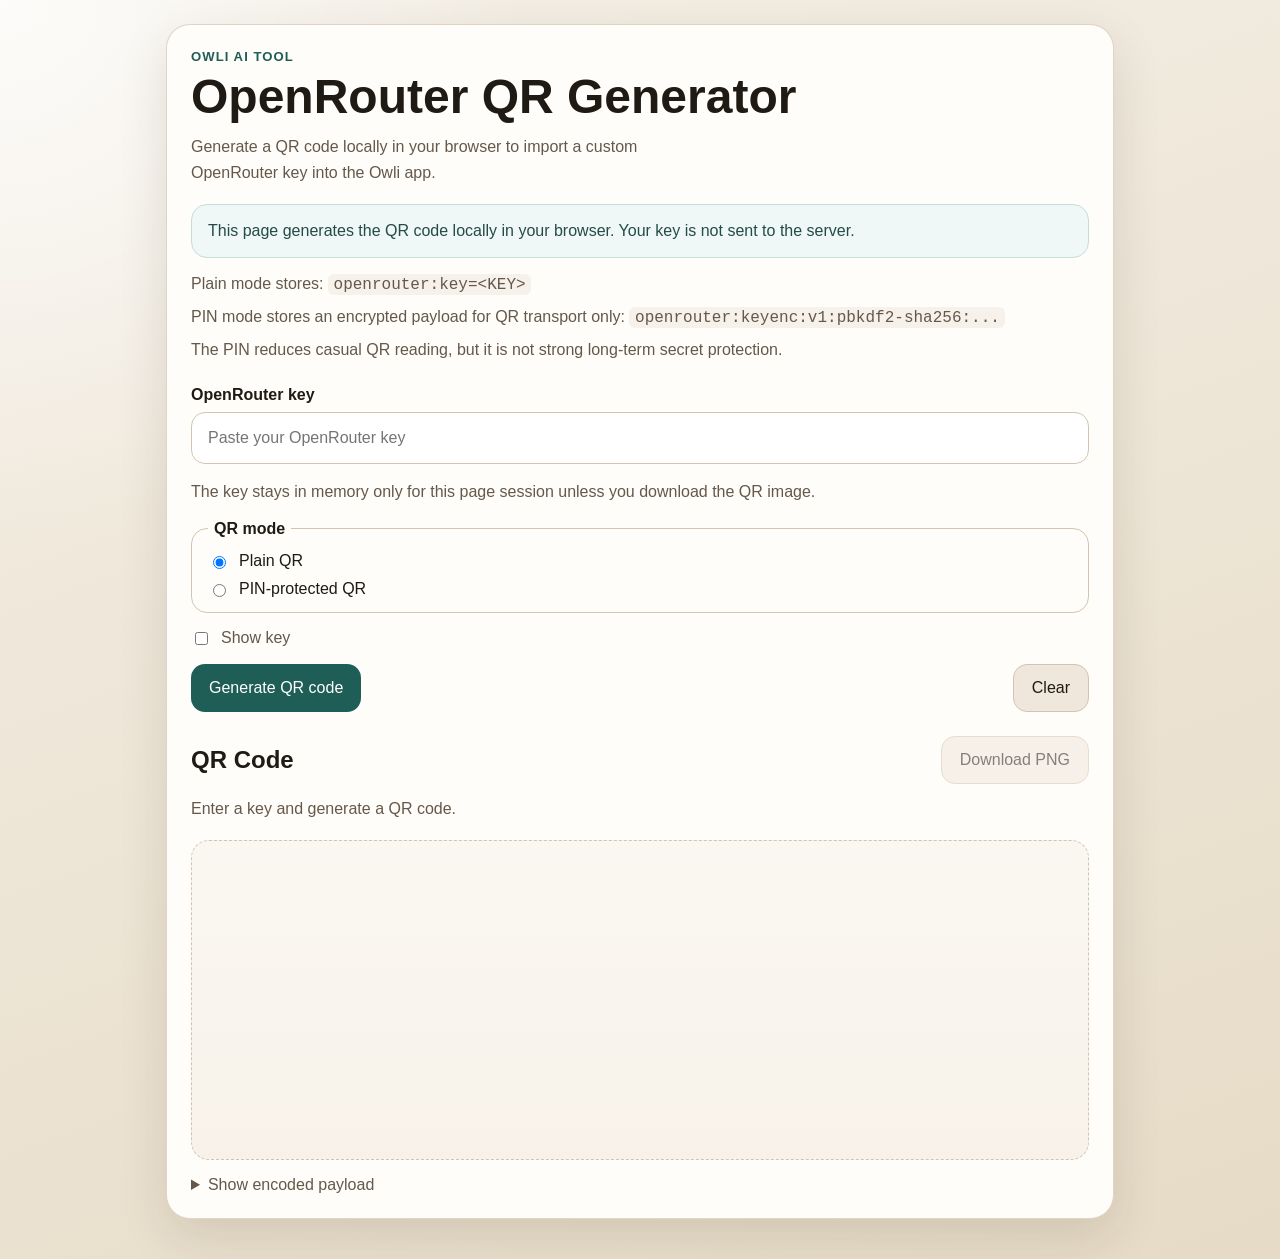
<file: tools/QR-Gen/index.html>
<!DOCTYPE html>
<html lang="en">
<head>
  <meta charset="UTF-8">
  <meta name="viewport" content="width=device-width, initial-scale=1.0">
  <title>Owli OpenRouter QR Generator</title>
  <link rel="stylesheet" href="styles.css">
</head>
<body>
  <main class="page">
    <section class="card">
      <p class="eyebrow">Owli AI Tool</p>
      <h1>OpenRouter QR Generator</h1>
      <p class="lead">
        Generate a QR code locally in your browser to import a custom OpenRouter key into the Owli app.
      </p>

      <div class="notice" role="status" aria-live="polite">
        This page generates the QR code locally in your browser. Your key is not sent to the server.
      </div>

      <div class="meta">
        <p>Plain mode stores: <code>openrouter:key=&lt;KEY&gt;</code></p>
        <p>PIN mode stores an encrypted payload for QR transport only: <code>openrouter:keyenc:v1:pbkdf2-sha256:...</code></p>
        <p>The PIN reduces casual QR reading, but it is not strong long-term secret protection.</p>
      </div>

      <form id="qr-form" class="form">
        <label class="field">
          <span>OpenRouter key</span>
          <input
            id="key-input"
            name="openrouter-key"
            type="password"
            autocomplete="off"
            autocapitalize="off"
            autocorrect="off"
            spellcheck="false"
            placeholder="Paste your OpenRouter key"
            aria-describedby="key-help"
          >
        </label>

        <p id="key-help" class="helper">
          The key stays in memory only for this page session unless you download the QR image.
        </p>

        <fieldset class="mode-group">
          <legend>QR mode</legend>
          <label class="choice">
            <input id="mode-plain" type="radio" name="qr-mode" value="plain" checked>
            <span>Plain QR</span>
          </label>
          <label class="choice">
            <input id="mode-pin" type="radio" name="qr-mode" value="pin">
            <span>PIN-protected QR</span>
          </label>
        </fieldset>

        <label id="pin-field" class="field pin-field is-hidden">
          <span>4-digit PIN</span>
          <input
            id="pin-input"
            name="pin"
            type="password"
            inputmode="numeric"
            pattern="[0-9]*"
            autocomplete="off"
            placeholder="Leave blank to use 1597"
            aria-describedby="pin-help"
          >
        </label>

        <p id="pin-help" class="helper pin-helper is-hidden">
          If left blank, the default PIN is <code>1597</code>. If you enter a PIN, it must be exactly 4 digits.
        </p>

        <div class="inline-actions">
          <label class="toggle">
            <input id="show-key" type="checkbox">
            <span>Show key</span>
          </label>
          <label id="show-pin-wrap" class="toggle is-hidden">
            <input id="show-pin" type="checkbox">
            <span>Show PIN</span>
          </label>
        </div>

        <div class="primary-actions">
          <button id="generate-button" type="submit">Generate QR code</button>
          <button id="reset-button" type="button" class="secondary">Clear</button>
        </div>
      </form>

      <section class="result" aria-labelledby="result-title">
        <div class="result-header">
          <h2 id="result-title">QR Code</h2>
          <button id="download-button" type="button" class="secondary" disabled>Download PNG</button>
        </div>

        <div id="message" class="message" role="status" aria-live="polite">
          Enter a key and generate a QR code.
        </div>

        <div id="qr-output" class="qr-output" aria-label="Generated OpenRouter QR code"></div>

        <details class="payload-details">
          <summary>Show encoded payload</summary>
          <code id="payload-preview">openrouter:key=</code>
        </details>
      </section>
    </section>
  </main>

  <script src="qrcode.min.js"></script>
  <script src="app.js"></script>
</body>
</html>
</file>
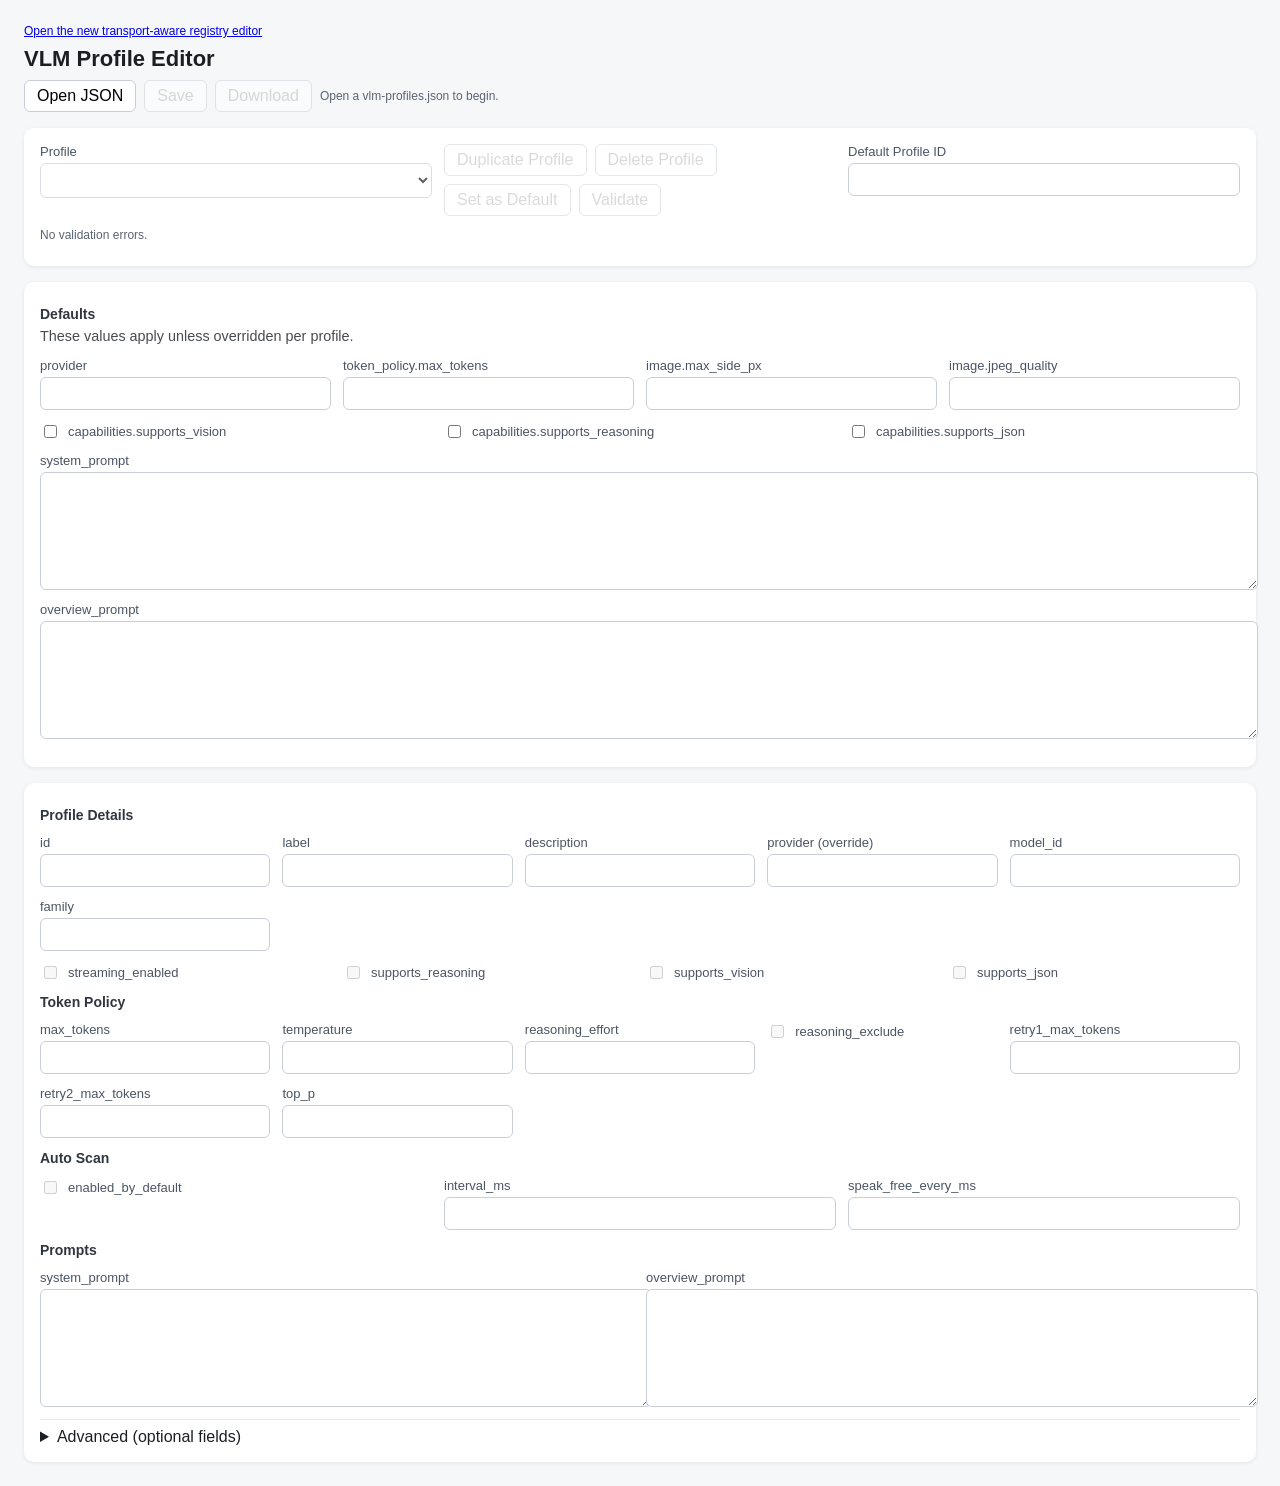
<file: tools/vlm-profile-editor/index.html>
<!doctype html>
<html lang="en">
  <head>
    <meta charset="utf-8">
    <meta name="viewport" content="width=device-width, initial-scale=1">
    <title>VLM Profile Editor</title>
    <style>
      :root {
        color-scheme: light;
      }
      body {
        margin: 0;
        padding: 24px;
        font-family: "Segoe UI", Tahoma, sans-serif;
        background: #f6f7f9;
        color: #1b1f24;
      }
      header {
        display: flex;
        flex-direction: column;
        gap: 8px;
        margin-bottom: 16px;
      }
      h1 {
        font-size: 22px;
        margin: 0;
      }
      .toolbar {
        display: flex;
        flex-wrap: wrap;
        gap: 8px;
        align-items: center;
      }
      .actions {
        display: flex;
        flex-wrap: wrap;
        gap: 8px;
        align-items: center;
      }
      button, select, input, textarea {
        font: inherit;
      }
      button {
        padding: 6px 12px;
        border-radius: 6px;
        border: 1px solid #c9ced6;
        background: #ffffff;
        cursor: pointer;
      }
      button:disabled {
        opacity: 0.5;
        cursor: not-allowed;
      }
      main {
        display: grid;
        grid-template-columns: 1fr;
        gap: 16px;
      }
      .card {
        background: #ffffff;
        border-radius: 10px;
        padding: 16px;
        box-shadow: 0 1px 4px rgba(10, 10, 10, 0.08);
      }
      .row {
        display: grid;
        grid-template-columns: repeat(auto-fit, minmax(220px, 1fr));
        gap: 12px;
        margin-bottom: 12px;
      }
      label {
        display: flex;
        flex-direction: column;
        gap: 4px;
        font-size: 13px;
        color: #4b5563;
      }
      input[type="text"], input[type="number"], textarea, select {
        padding: 8px;
        border-radius: 6px;
        border: 1px solid #c9ced6;
        background: #ffffff;
        color: #1b1f24;
      }
      textarea {
        min-height: 100px;
        resize: vertical;
      }
      .status {
        font-size: 12px;
        color: #5b6472;
      }
      .status.ok {
        color: #15803d;
      }
      .status.error {
        color: #b91c1c;
      }
      fieldset {
        border: none;
        padding: 0;
        margin: 0;
      }
      .section-title {
        font-size: 14px;
        margin: 8px 0 12px;
        color: #2f3640;
      }
      .toggle {
        flex-direction: row;
        align-items: center;
        gap: 8px;
      }
      .error-list {
        margin: 8px 0 0;
        padding-left: 18px;
        color: #b91c1c;
        font-size: 13px;
      }
      details {
        border-top: 1px solid #e2e8f0;
        padding-top: 8px;
      }
    
      .muted { opacity: 0.8; font-size: 0.9rem; margin-top: -6px; }
      label.full { flex: 1 1 100%; }
      textarea { width: 100%; }

    </style>
  </head>
  <body>
    <header>
      <div class="status"><a href="./registry.html">Open the new transport-aware registry editor</a></div>
      <h1>VLM Profile Editor</h1>
      <div class="toolbar">
        <button id="openButton" type="button">Open JSON</button>
        <button id="saveButton" type="button" disabled>Save</button>
        <button id="downloadButton" type="button" disabled>Download</button>
        <span class="status" id="fileStatus">No file loaded</span>
      </div>
    </header>
    <main>
      <section class="card">
        <div class="row">
          <label>
            Profile
            <select id="profileSelect" disabled></select>
          </label>
          <div class="actions">
            <button id="duplicateButton" type="button" disabled>Duplicate Profile</button>
            <button id="deleteButton" type="button" disabled>Delete Profile</button>
            <button id="setDefaultButton" type="button" disabled>Set as Default</button>
            <button id="validateButton" type="button" disabled>Validate</button>
          </div>
          <label>
            Default Profile ID
            <input id="defaultProfileId" type="text" disabled>
          </label>
</div>
        <div class="status" id="validationSummary"></div>
        <ul class="error-list" id="validationErrors">
      </ul>
      </section>

      <section class="card">
        <h2 class="section-title">Defaults</h2>
        <p class="muted">These values apply unless overridden per profile.</p>
        <div class="row">
          <label>
            provider
            <input id="defaultProvider" type="text">
          </label>
          <label>
            token_policy.max_tokens
            <input id="defaultMaxTokens" type="number">
          </label>
          <label>
            image.max_side_px
            <input id="defaultImageMaxSidePx" type="number">
          </label>
          <label>
            image.jpeg_quality
            <input id="defaultImageJpegQuality" type="number" step="1">
          </label>
        </div>
        <div class="row">
          <label class="toggle">
            <input id="defaultSupportsVision" type="checkbox">
            capabilities.supports_vision
          </label>
          <label class="toggle">
            <input id="defaultSupportsReasoning" type="checkbox">
            capabilities.supports_reasoning
          </label>
          <label class="toggle">
            <input id="defaultSupportsJson" type="checkbox">
            capabilities.supports_json
          </label>
        </div>
        <div class="row">
          <label class="full">
            system_prompt
            <textarea id="defaultSystemPrompt" rows="6"></textarea>
          </label>
        </div>
        <div class="row">
          <label class="full">
            overview_prompt
            <textarea id="defaultOverviewPrompt" rows="4"></textarea>
          </label>
        </div>
      </section>

      <section class="card">
        <h2 class="section-title">Profile Details</h2>
        <fieldset id="profileFields" disabled>
          <div class="row">
            <label>
              id
              <input id="fieldId" type="text">
            </label>
            <label>
              label
              <input id="fieldLabel" type="text">
            </label>
            <label>
              description
              <input id="fieldDescription" type="text">
            </label>
            <label>
              provider (override)
              <input id="fieldProvider" type="text">
            </label>
            <label>
              model_id
              <input id="fieldModelId" type="text">
            </label>
            <label>
              family
              <input id="fieldFamily" type="text">
            </label>
          </div>
          <div class="row" id="capabilityRow">
            <div id="wrapStreaming">
              <label class="toggle">
                <input id="fieldStreaming" type="checkbox">
                streaming_enabled
              </label>
            </div>
            <div id="wrapSupportsReasoning">
              <label class="toggle">
                <input id="fieldSupportsReasoning" type="checkbox">
                supports_reasoning
              </label>
            </div>
            <div id="wrapSupportsVision">
              <label class="toggle">
                <input id="fieldSupportsVision" type="checkbox">
                supports_vision
              </label>
            </div>
            <div id="wrapSupportsJson">
              <label class="toggle">
                <input id="fieldSupportsJson" type="checkbox">
                supports_json
              </label>
            </div>
          </div>
          <h3 class="section-title">Token Policy</h3>
          <div class="row" id="tokenPolicyRow">
            <div id="wrapMaxTokens">
              <label>
                max_tokens
                <input id="fieldMaxTokens" type="number">
              </label>
            </div>
            <div id="wrapTemperature">
              <label>
                temperature
                <input id="fieldTemperature" type="number" step="0.01">
              </label>
            </div>
            <div id="wrapReasoningEffort">
              <label>
                reasoning_effort
                <input id="fieldReasoningEffort" type="text">
              </label>
            </div>
            <div id="wrapReasoningExclude">
              <label class="toggle">
                <input id="fieldReasoningExclude" type="checkbox">
                reasoning_exclude
              </label>
            </div>
            <div id="wrapRetry1MaxTokens">
              <label>
                retry1_max_tokens
                <input id="fieldRetry1MaxTokens" type="number">
              </label>
            </div>
            <div id="wrapRetry2MaxTokens">
              <label>
                retry2_max_tokens
                <input id="fieldRetry2MaxTokens" type="number">
              </label>
            </div>
            <div id="wrapTopP">
              <label>
                top_p
                <input id="fieldTopP" type="number" step="0.01">
              </label>
            </div>
          </div>
          <h3 class="section-title">Auto Scan</h3>
          <div class="row" id="autoScanRow">
            <div id="wrapAutoScanEnabled">
              <label class="toggle">
                <input id="fieldAutoScanEnabled" type="checkbox">
                enabled_by_default
              </label>
            </div>
            <div id="wrapAutoScanInterval">
              <label>
                interval_ms
                <input id="fieldAutoScanInterval" type="number">
              </label>
            </div>
            <div id="wrapAutoScanSpeakFree">
              <label>
                speak_free_every_ms
                <input id="fieldAutoScanSpeakFree" type="number">
              </label>
            </div>
          </div>
          <h3 class="section-title">Prompts</h3>
          <div class="row">
            <label>
              system_prompt
              <textarea id="fieldSystemPrompt"></textarea>
            </label>
            <label>
              overview_prompt
              <textarea id="fieldOverviewPrompt"></textarea>
            </label>
          </div>
          <details id="advancedSection">
            <summary>Advanced (optional fields)</summary>
            <div class="row" id="advancedCapabilityRow"></div>
            <h3 class="section-title">Token Policy (optional)</h3>
            <div class="row" id="advancedTokenPolicyRow"></div>
            <h3 class="section-title">Auto Scan (optional)</h3>
            <div class="row" id="advancedAutoScanRow"></div>
          </details>
        </fieldset>
      </section>
    </main>
    <input id="fileInput" type="file" accept="application/json,.json" hidden>
    <script src="app.js"></script>
  </body>
</html>
</file>
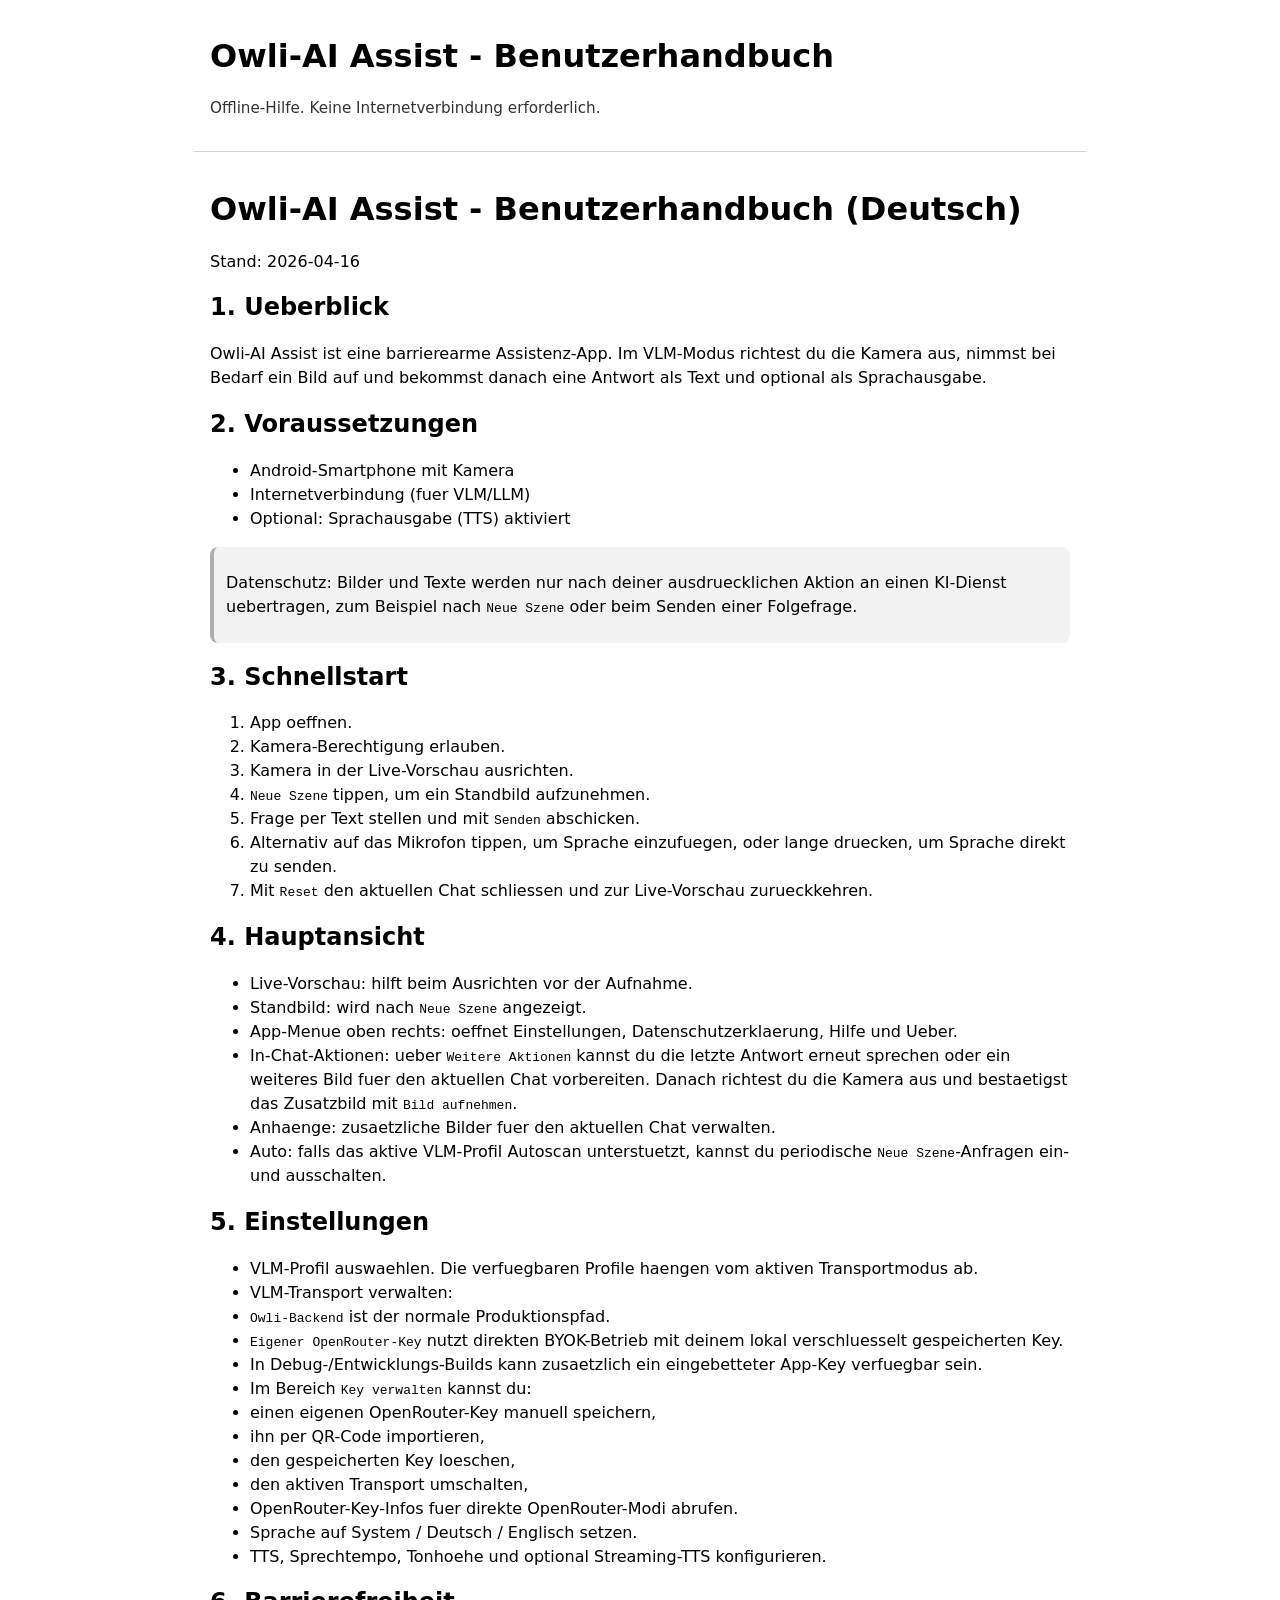
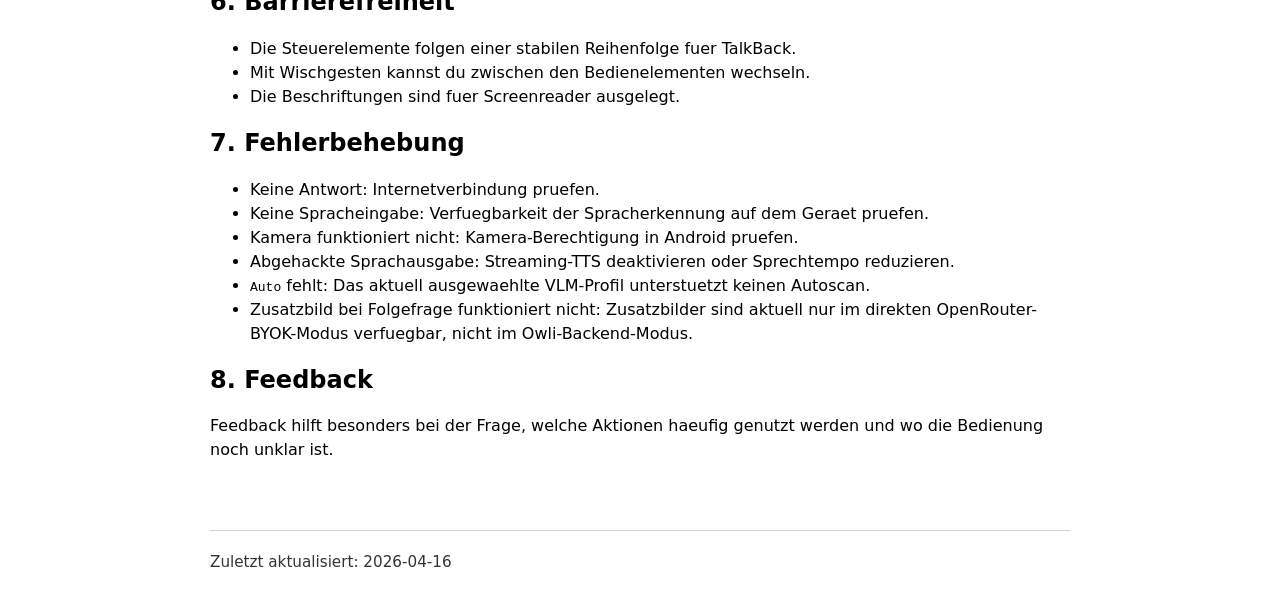
<file: app/src/main/assets/help/de/index.html>
<!doctype html>
<html lang="de">
<head>
  <meta charset="utf-8">
  <meta name="viewport" content="width=device-width, initial-scale=1">
  <title>Owli-AI Assist - Benutzerhandbuch</title>
  <link rel="stylesheet" href="../help.css">
</head>
<body>
<!-- Generated from docs/user-manual/*.md via tools/render_user_manual.py -->
<header>
  <h1>Owli-AI Assist - Benutzerhandbuch</h1>
  <p class="small">Offline-Hilfe. Keine Internetverbindung erforderlich.</p>
</header>
<main>
<h1>Owli-AI Assist - Benutzerhandbuch (Deutsch)</h1>
<p>Stand: 2026-04-16</p>
<h2>1. Ueberblick</h2>
<p>Owli-AI Assist ist eine barrierearme Assistenz-App. Im VLM-Modus richtest du die Kamera aus, nimmst bei Bedarf ein Bild auf und bekommst danach eine Antwort als Text und optional als Sprachausgabe.</p>
<h2>2. Voraussetzungen</h2>
<ul>
<li>Android-Smartphone mit Kamera</li>
<li>Internetverbindung (fuer VLM/LLM)</li>
<li>Optional: Sprachausgabe (TTS) aktiviert</li>
</ul>
<blockquote class="note">
<p>Datenschutz: Bilder und Texte werden nur nach deiner ausdruecklichen Aktion an einen KI-Dienst uebertragen, zum Beispiel nach <code>Neue Szene</code> oder beim Senden einer Folgefrage.</p>
</blockquote>
<h2>3. Schnellstart</h2>
<ol>
<li>App oeffnen.</li>
<li>Kamera-Berechtigung erlauben.</li>
<li>Kamera in der Live-Vorschau ausrichten.</li>
<li><code>Neue Szene</code> tippen, um ein Standbild aufzunehmen.</li>
<li>Frage per Text stellen und mit <code>Senden</code> abschicken.</li>
<li>Alternativ auf das Mikrofon tippen, um Sprache einzufuegen, oder lange druecken, um Sprache direkt zu senden.</li>
<li>Mit <code>Reset</code> den aktuellen Chat schliessen und zur Live-Vorschau zurueckkehren.</li>
</ol>
<h2>4. Hauptansicht</h2>
<ul>
<li>Live-Vorschau: hilft beim Ausrichten vor der Aufnahme.</li>
<li>Standbild: wird nach <code>Neue Szene</code> angezeigt.</li>
<li>App-Menue oben rechts: oeffnet Einstellungen, Datenschutzerklaerung, Hilfe und Ueber.</li>
<li>In-Chat-Aktionen: ueber <code>Weitere Aktionen</code> kannst du die letzte Antwort erneut sprechen oder ein weiteres Bild fuer den aktuellen Chat vorbereiten. Danach richtest du die Kamera aus und bestaetigst das Zusatzbild mit <code>Bild aufnehmen</code>.</li>
<li>Anhaenge: zusaetzliche Bilder fuer den aktuellen Chat verwalten.</li>
<li>Auto: falls das aktive VLM-Profil Autoscan unterstuetzt, kannst du periodische <code>Neue Szene</code>-Anfragen ein- und ausschalten.</li>
</ul>
<h2>5. Einstellungen</h2>
<ul>
<li>VLM-Profil auswaehlen. Die verfuegbaren Profile haengen vom aktiven Transportmodus ab.</li>
<li>VLM-Transport verwalten:</li>
<li><code>Owli-Backend</code> ist der normale Produktionspfad.</li>
<li><code>Eigener OpenRouter-Key</code> nutzt direkten BYOK-Betrieb mit deinem lokal verschluesselt gespeicherten Key.</li>
<li>In Debug-/Entwicklungs-Builds kann zusaetzlich ein eingebetteter App-Key verfuegbar sein.</li>
<li>Im Bereich <code>Key verwalten</code> kannst du:</li>
<li>einen eigenen OpenRouter-Key manuell speichern,</li>
<li>ihn per QR-Code importieren,</li>
<li>den gespeicherten Key loeschen,</li>
<li>den aktiven Transport umschalten,</li>
<li>OpenRouter-Key-Infos fuer direkte OpenRouter-Modi abrufen.</li>
<li>Sprache auf System / Deutsch / Englisch setzen.</li>
<li>TTS, Sprechtempo, Tonhoehe und optional Streaming-TTS konfigurieren.</li>
</ul>
<h2>6. Barrierefreiheit</h2>
<ul>
<li>Die Steuerelemente folgen einer stabilen Reihenfolge fuer TalkBack.</li>
<li>Mit Wischgesten kannst du zwischen den Bedienelementen wechseln.</li>
<li>Die Beschriftungen sind fuer Screenreader ausgelegt.</li>
</ul>
<h2>7. Fehlerbehebung</h2>
<ul>
<li>Keine Antwort: Internetverbindung pruefen.</li>
<li>Keine Spracheingabe: Verfuegbarkeit der Spracherkennung auf dem Geraet pruefen.</li>
<li>Kamera funktioniert nicht: Kamera-Berechtigung in Android pruefen.</li>
<li>Abgehackte Sprachausgabe: Streaming-TTS deaktivieren oder Sprechtempo reduzieren.</li>
<li><code>Auto</code> fehlt: Das aktuell ausgewaehlte VLM-Profil unterstuetzt keinen Autoscan.</li>
<li>Zusatzbild bei Folgefrage funktioniert nicht: Zusatzbilder sind aktuell nur im direkten OpenRouter-BYOK-Modus verfuegbar, nicht im Owli-Backend-Modus.</li>
</ul>
<h2>8. Feedback</h2>
<p>Feedback hilft besonders bei der Frage, welche Aktionen haeufig genutzt werden und wo die Bedienung noch unklar ist.</p>
</main>
<footer>
  <hr>
  <p class="small">Zuletzt aktualisiert: 2026-04-16</p>
</footer>
</body>
</html>
</file>
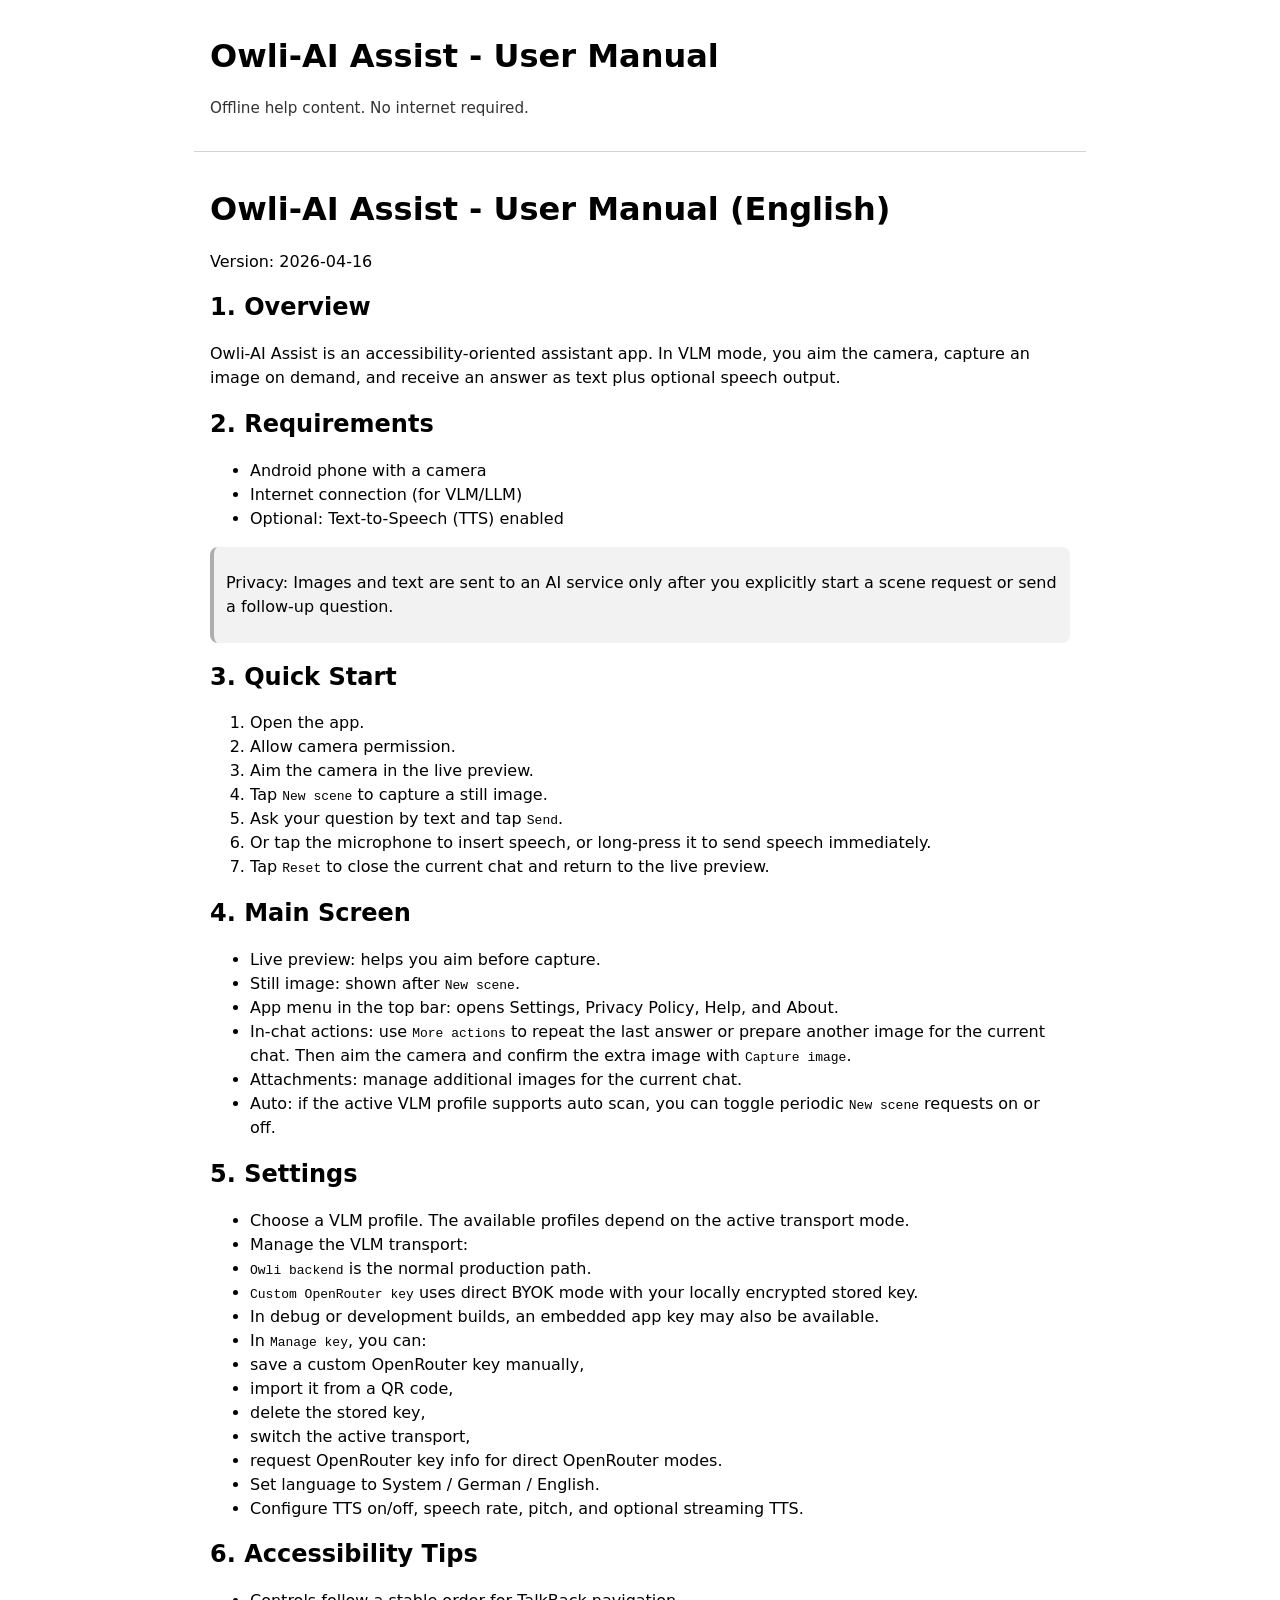
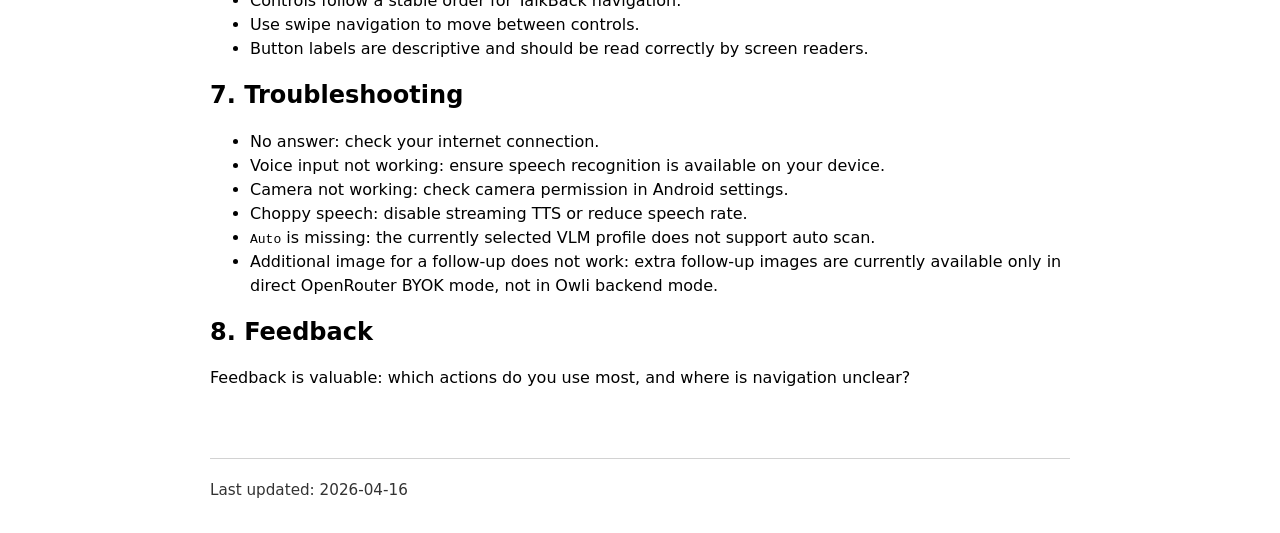
<file: app/src/main/assets/help/en/index.html>
<!doctype html>
<html lang="en">
<head>
  <meta charset="utf-8">
  <meta name="viewport" content="width=device-width, initial-scale=1">
  <title>Owli-AI Assist - User Manual</title>
  <link rel="stylesheet" href="../help.css">
</head>
<body>
<!-- Generated from docs/user-manual/*.md via tools/render_user_manual.py -->
<header>
  <h1>Owli-AI Assist - User Manual</h1>
  <p class="small">Offline help content. No internet required.</p>
</header>
<main>
<h1>Owli-AI Assist - User Manual (English)</h1>
<p>Version: 2026-04-16</p>
<h2>1. Overview</h2>
<p>Owli-AI Assist is an accessibility-oriented assistant app. In VLM mode, you aim the camera, capture an image on demand, and receive an answer as text plus optional speech output.</p>
<h2>2. Requirements</h2>
<ul>
<li>Android phone with a camera</li>
<li>Internet connection (for VLM/LLM)</li>
<li>Optional: Text-to-Speech (TTS) enabled</li>
</ul>
<blockquote class="note">
<p>Privacy: Images and text are sent to an AI service only after you explicitly start a scene request or send a follow-up question.</p>
</blockquote>
<h2>3. Quick Start</h2>
<ol>
<li>Open the app.</li>
<li>Allow camera permission.</li>
<li>Aim the camera in the live preview.</li>
<li>Tap <code>New scene</code> to capture a still image.</li>
<li>Ask your question by text and tap <code>Send</code>.</li>
<li>Or tap the microphone to insert speech, or long-press it to send speech immediately.</li>
<li>Tap <code>Reset</code> to close the current chat and return to the live preview.</li>
</ol>
<h2>4. Main Screen</h2>
<ul>
<li>Live preview: helps you aim before capture.</li>
<li>Still image: shown after <code>New scene</code>.</li>
<li>App menu in the top bar: opens Settings, Privacy Policy, Help, and About.</li>
<li>In-chat actions: use <code>More actions</code> to repeat the last answer or prepare another image for the current chat. Then aim the camera and confirm the extra image with <code>Capture image</code>.</li>
<li>Attachments: manage additional images for the current chat.</li>
<li>Auto: if the active VLM profile supports auto scan, you can toggle periodic <code>New scene</code> requests on or off.</li>
</ul>
<h2>5. Settings</h2>
<ul>
<li>Choose a VLM profile. The available profiles depend on the active transport mode.</li>
<li>Manage the VLM transport:</li>
<li><code>Owli backend</code> is the normal production path.</li>
<li><code>Custom OpenRouter key</code> uses direct BYOK mode with your locally encrypted stored key.</li>
<li>In debug or development builds, an embedded app key may also be available.</li>
<li>In <code>Manage key</code>, you can:</li>
<li>save a custom OpenRouter key manually,</li>
<li>import it from a QR code,</li>
<li>delete the stored key,</li>
<li>switch the active transport,</li>
<li>request OpenRouter key info for direct OpenRouter modes.</li>
<li>Set language to System / German / English.</li>
<li>Configure TTS on/off, speech rate, pitch, and optional streaming TTS.</li>
</ul>
<h2>6. Accessibility Tips</h2>
<ul>
<li>Controls follow a stable order for TalkBack navigation.</li>
<li>Use swipe navigation to move between controls.</li>
<li>Button labels are descriptive and should be read correctly by screen readers.</li>
</ul>
<h2>7. Troubleshooting</h2>
<ul>
<li>No answer: check your internet connection.</li>
<li>Voice input not working: ensure speech recognition is available on your device.</li>
<li>Camera not working: check camera permission in Android settings.</li>
<li>Choppy speech: disable streaming TTS or reduce speech rate.</li>
<li><code>Auto</code> is missing: the currently selected VLM profile does not support auto scan.</li>
<li>Additional image for a follow-up does not work: extra follow-up images are currently available only in direct OpenRouter BYOK mode, not in Owli backend mode.</li>
</ul>
<h2>8. Feedback</h2>
<p>Feedback is valuable: which actions do you use most, and where is navigation unclear?</p>
</main>
<footer>
  <hr>
  <p class="small">Last updated: 2026-04-16</p>
</footer>
</body>
</html>
</file>
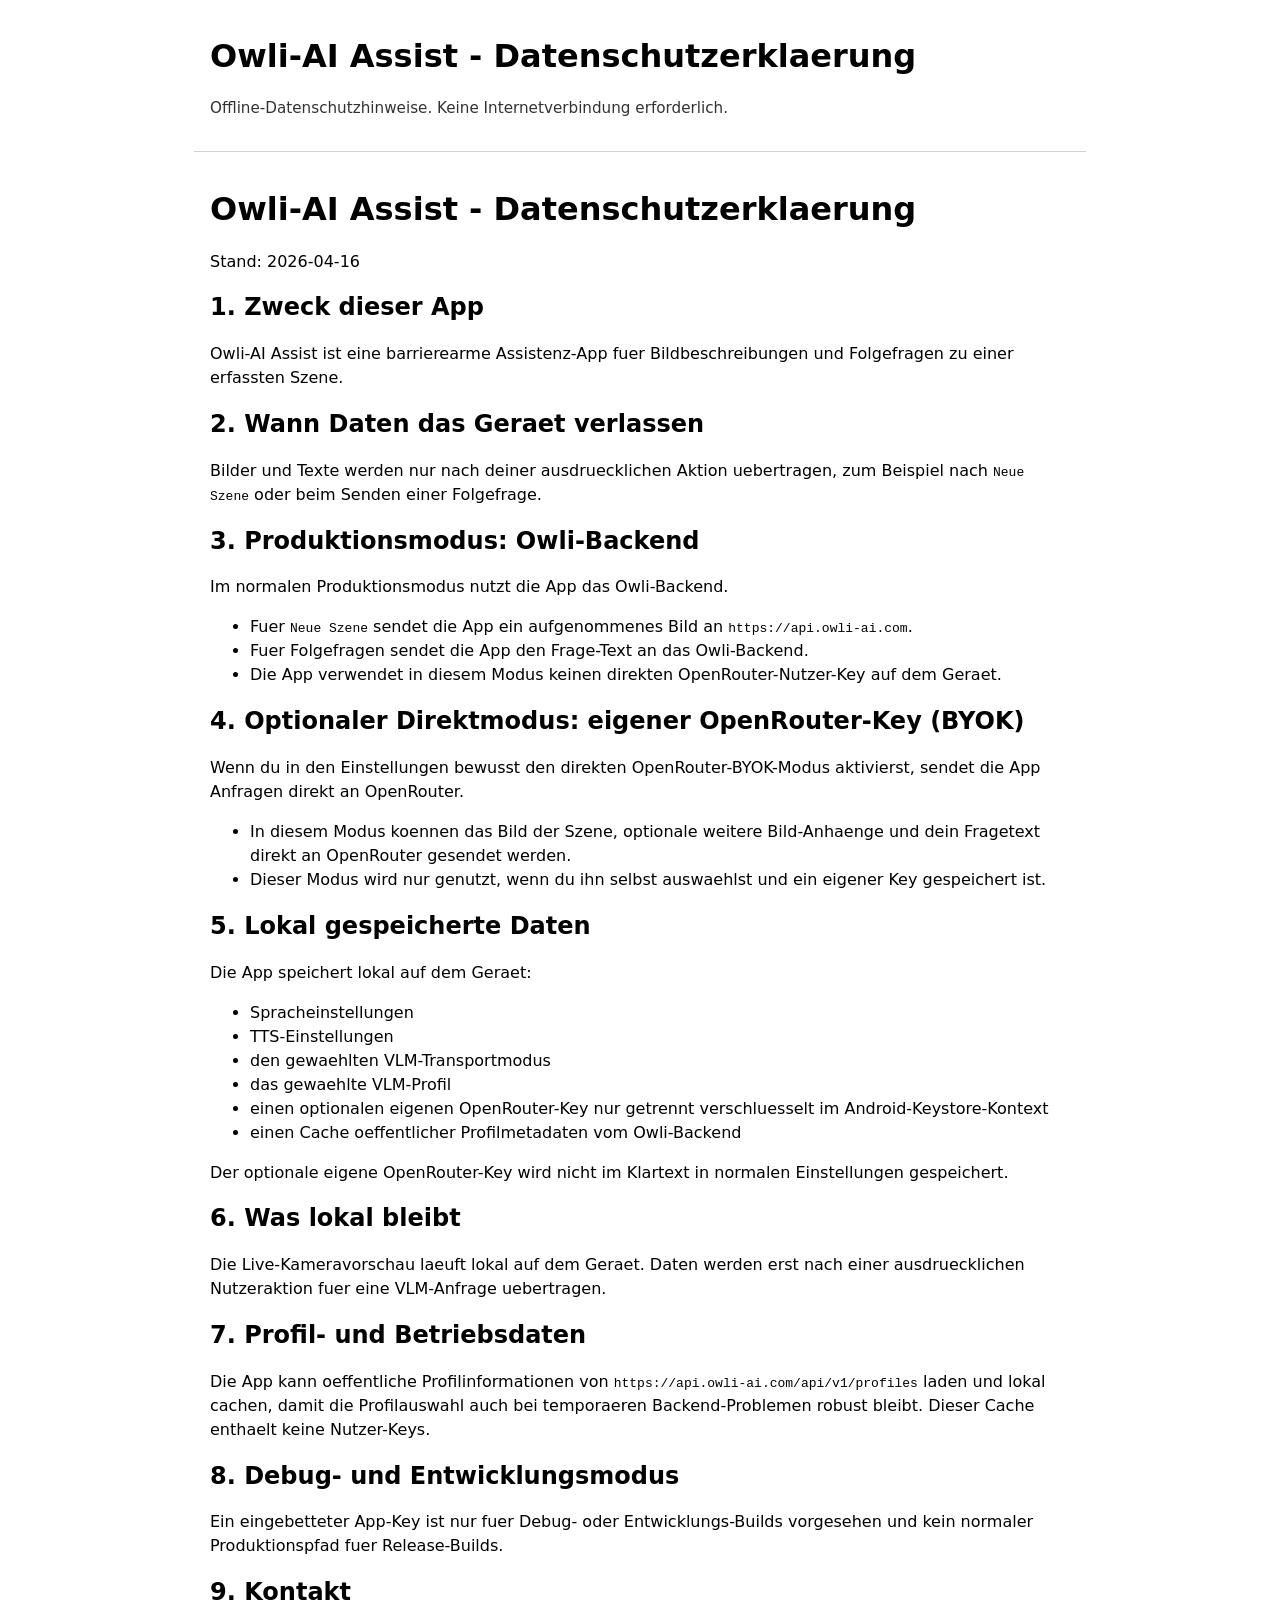
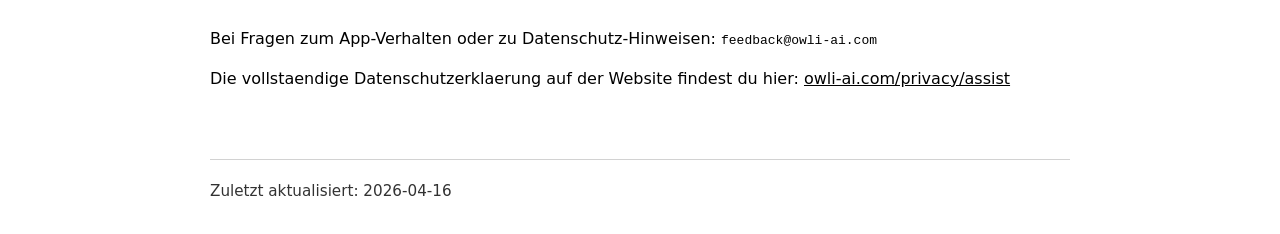
<file: app/src/main/assets/privacy-policy/de/index.html>
<!doctype html>
<html lang="de">
<head>
  <meta charset="utf-8">
  <meta name="viewport" content="width=device-width, initial-scale=1">
  <title>Owli-AI Assist - Datenschutzerklaerung</title>
  <link rel="stylesheet" href="../help.css">
</head>
<body>
<!-- Generated from docs/privacy-policy/*.md via tools/render_user_manual.py -->
<header>
  <h1>Owli-AI Assist - Datenschutzerklaerung</h1>
  <p class="small">Offline-Datenschutzhinweise. Keine Internetverbindung erforderlich.</p>
</header>
<main>
<h1>Owli-AI Assist - Datenschutzerklaerung</h1>
<p>Stand: 2026-04-16</p>
<h2>1. Zweck dieser App</h2>
<p>Owli-AI Assist ist eine barrierearme Assistenz-App fuer Bildbeschreibungen und Folgefragen zu einer erfassten Szene.</p>
<h2>2. Wann Daten das Geraet verlassen</h2>
<p>Bilder und Texte werden nur nach deiner ausdruecklichen Aktion uebertragen, zum Beispiel nach <code>Neue Szene</code> oder beim Senden einer Folgefrage.</p>
<h2>3. Produktionsmodus: Owli-Backend</h2>
<p>Im normalen Produktionsmodus nutzt die App das Owli-Backend.</p>
<ul>
<li>Fuer <code>Neue Szene</code> sendet die App ein aufgenommenes Bild an <code>https://api.owli-ai.com</code>.</li>
<li>Fuer Folgefragen sendet die App den Frage-Text an das Owli-Backend.</li>
<li>Die App verwendet in diesem Modus keinen direkten OpenRouter-Nutzer-Key auf dem Geraet.</li>
</ul>
<h2>4. Optionaler Direktmodus: eigener OpenRouter-Key (BYOK)</h2>
<p>Wenn du in den Einstellungen bewusst den direkten OpenRouter-BYOK-Modus aktivierst, sendet die App Anfragen direkt an OpenRouter.</p>
<ul>
<li>In diesem Modus koennen das Bild der Szene, optionale weitere Bild-Anhaenge und dein Fragetext direkt an OpenRouter gesendet werden.</li>
<li>Dieser Modus wird nur genutzt, wenn du ihn selbst auswaehlst und ein eigener Key gespeichert ist.</li>
</ul>
<h2>5. Lokal gespeicherte Daten</h2>
<p>Die App speichert lokal auf dem Geraet:</p>
<ul>
<li>Spracheinstellungen</li>
<li>TTS-Einstellungen</li>
<li>den gewaehlten VLM-Transportmodus</li>
<li>das gewaehlte VLM-Profil</li>
<li>einen optionalen eigenen OpenRouter-Key nur getrennt verschluesselt im Android-Keystore-Kontext</li>
<li>einen Cache oeffentlicher Profilmetadaten vom Owli-Backend</li>
</ul>
<p>Der optionale eigene OpenRouter-Key wird nicht im Klartext in normalen Einstellungen gespeichert.</p>
<h2>6. Was lokal bleibt</h2>
<p>Die Live-Kameravorschau laeuft lokal auf dem Geraet. Daten werden erst nach einer ausdruecklichen Nutzeraktion fuer eine VLM-Anfrage uebertragen.</p>
<h2>7. Profil- und Betriebsdaten</h2>
<p>Die App kann oeffentliche Profilinformationen von <code>https://api.owli-ai.com/api/v1/profiles</code> laden und lokal cachen, damit die Profilauswahl auch bei temporaeren Backend-Problemen robust bleibt. Dieser Cache enthaelt keine Nutzer-Keys.</p>
<h2>8. Debug- und Entwicklungsmodus</h2>
<p>Ein eingebetteter App-Key ist nur fuer Debug- oder Entwicklungs-Builds vorgesehen und kein normaler Produktionspfad fuer Release-Builds.</p>
<h2>9. Kontakt</h2>
<p>Bei Fragen zum App-Verhalten oder zu Datenschutz-Hinweisen: <code>feedback@owli-ai.com</code></p>
<p>Die vollstaendige Datenschutzerklaerung auf der Website findest du hier: <a href="https://www.owli-ai.com/privacy/assist/">owli-ai.com/privacy/assist</a></p>
</main>
<footer>
  <hr>
  <p class="small">Zuletzt aktualisiert: 2026-04-16</p>
</footer>
</body>
</html>
</file>
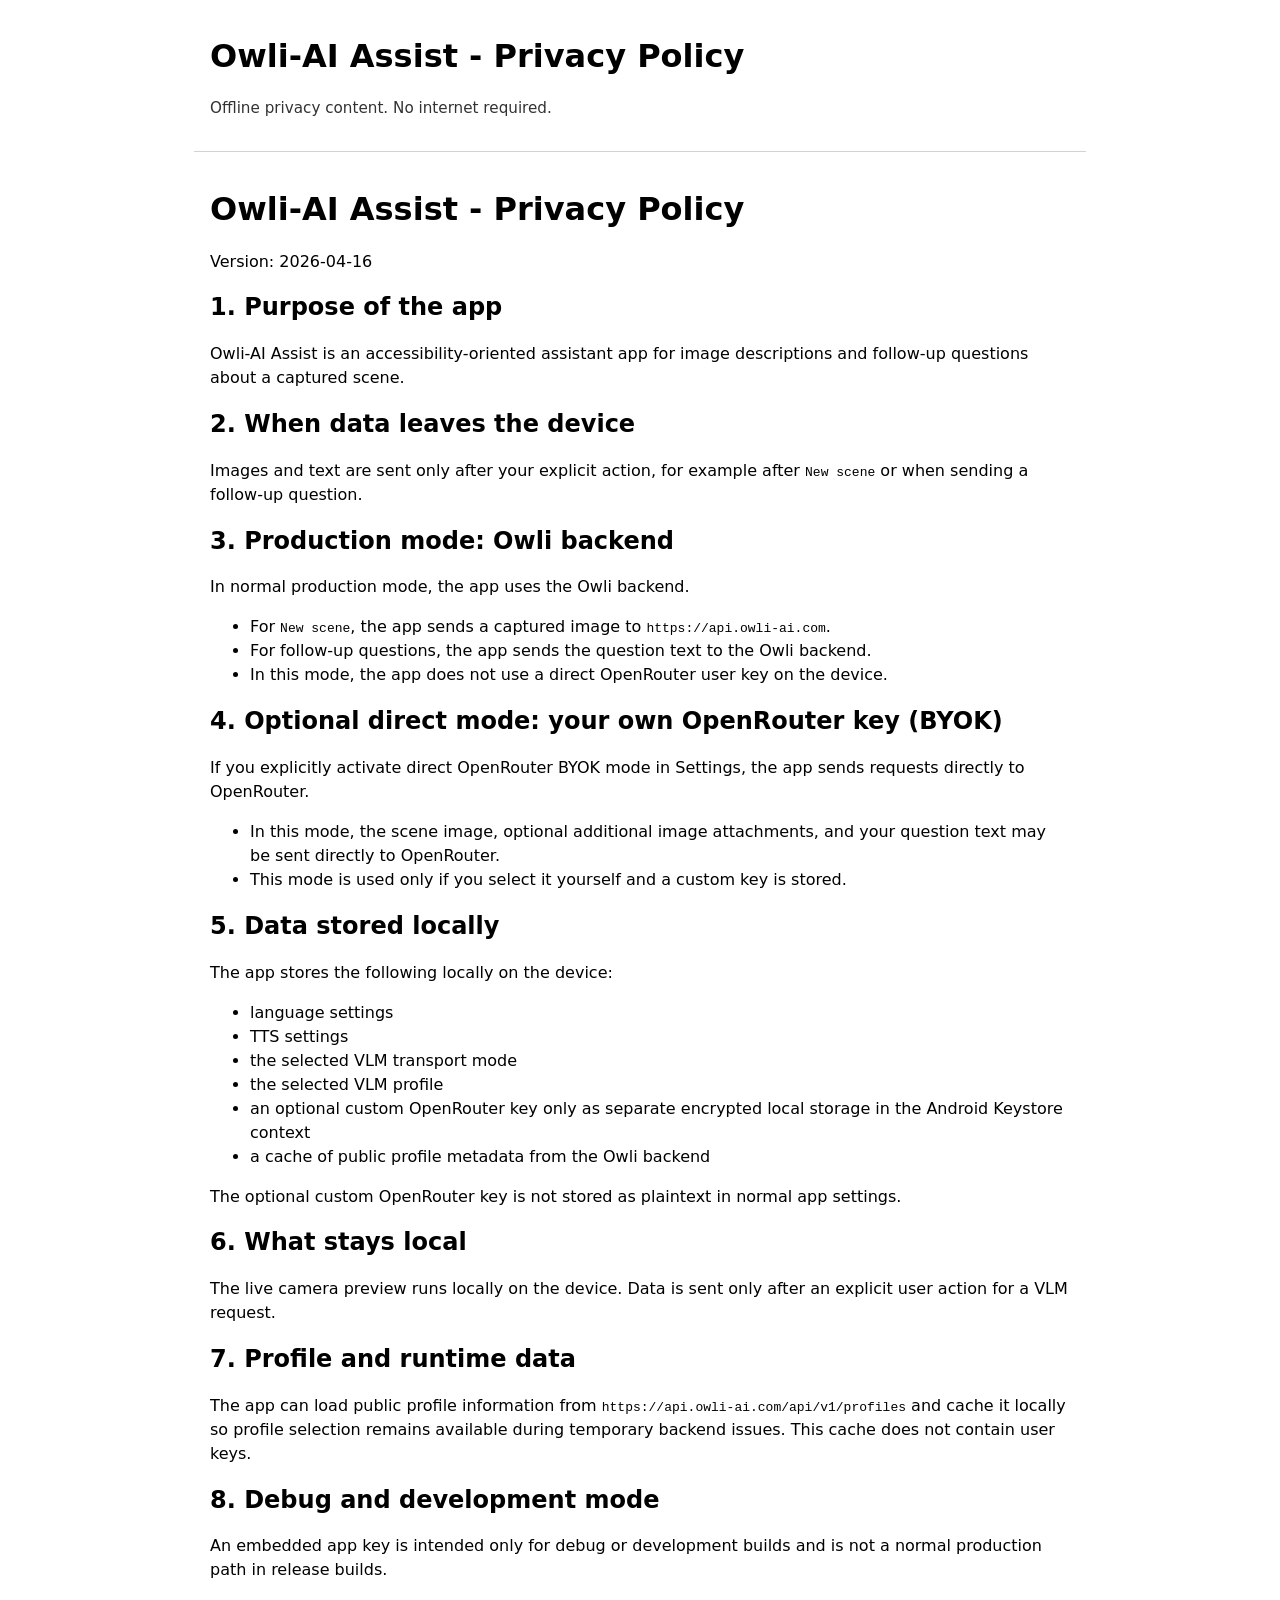
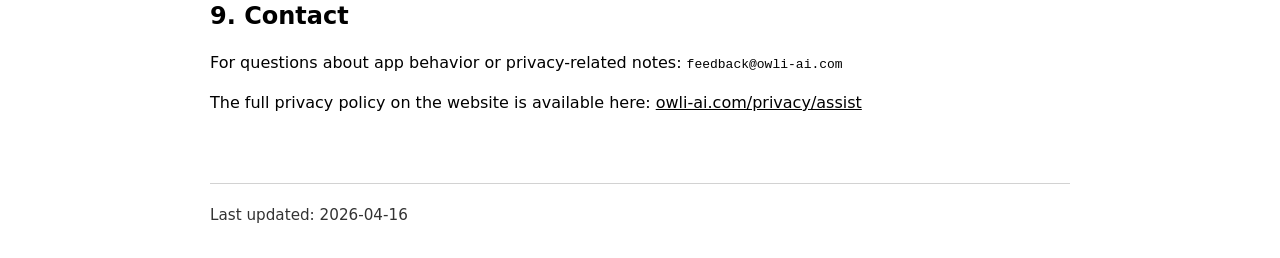
<file: app/src/main/assets/privacy-policy/en/index.html>
<!doctype html>
<html lang="en">
<head>
  <meta charset="utf-8">
  <meta name="viewport" content="width=device-width, initial-scale=1">
  <title>Owli-AI Assist - Privacy Policy</title>
  <link rel="stylesheet" href="../help.css">
</head>
<body>
<!-- Generated from docs/privacy-policy/*.md via tools/render_user_manual.py -->
<header>
  <h1>Owli-AI Assist - Privacy Policy</h1>
  <p class="small">Offline privacy content. No internet required.</p>
</header>
<main>
<h1>Owli-AI Assist - Privacy Policy</h1>
<p>Version: 2026-04-16</p>
<h2>1. Purpose of the app</h2>
<p>Owli-AI Assist is an accessibility-oriented assistant app for image descriptions and follow-up questions about a captured scene.</p>
<h2>2. When data leaves the device</h2>
<p>Images and text are sent only after your explicit action, for example after <code>New scene</code> or when sending a follow-up question.</p>
<h2>3. Production mode: Owli backend</h2>
<p>In normal production mode, the app uses the Owli backend.</p>
<ul>
<li>For <code>New scene</code>, the app sends a captured image to <code>https://api.owli-ai.com</code>.</li>
<li>For follow-up questions, the app sends the question text to the Owli backend.</li>
<li>In this mode, the app does not use a direct OpenRouter user key on the device.</li>
</ul>
<h2>4. Optional direct mode: your own OpenRouter key (BYOK)</h2>
<p>If you explicitly activate direct OpenRouter BYOK mode in Settings, the app sends requests directly to OpenRouter.</p>
<ul>
<li>In this mode, the scene image, optional additional image attachments, and your question text may be sent directly to OpenRouter.</li>
<li>This mode is used only if you select it yourself and a custom key is stored.</li>
</ul>
<h2>5. Data stored locally</h2>
<p>The app stores the following locally on the device:</p>
<ul>
<li>language settings</li>
<li>TTS settings</li>
<li>the selected VLM transport mode</li>
<li>the selected VLM profile</li>
<li>an optional custom OpenRouter key only as separate encrypted local storage in the Android Keystore context</li>
<li>a cache of public profile metadata from the Owli backend</li>
</ul>
<p>The optional custom OpenRouter key is not stored as plaintext in normal app settings.</p>
<h2>6. What stays local</h2>
<p>The live camera preview runs locally on the device. Data is sent only after an explicit user action for a VLM request.</p>
<h2>7. Profile and runtime data</h2>
<p>The app can load public profile information from <code>https://api.owli-ai.com/api/v1/profiles</code> and cache it locally so profile selection remains available during temporary backend issues. This cache does not contain user keys.</p>
<h2>8. Debug and development mode</h2>
<p>An embedded app key is intended only for debug or development builds and is not a normal production path in release builds.</p>
<h2>9. Contact</h2>
<p>For questions about app behavior or privacy-related notes: <code>feedback@owli-ai.com</code></p>
<p>The full privacy policy on the website is available here: <a href="https://www.owli-ai.com/privacy/assist/">owli-ai.com/privacy/assist</a></p>
</main>
<footer>
  <hr>
  <p class="small">Last updated: 2026-04-16</p>
</footer>
</body>
</html>
</file>
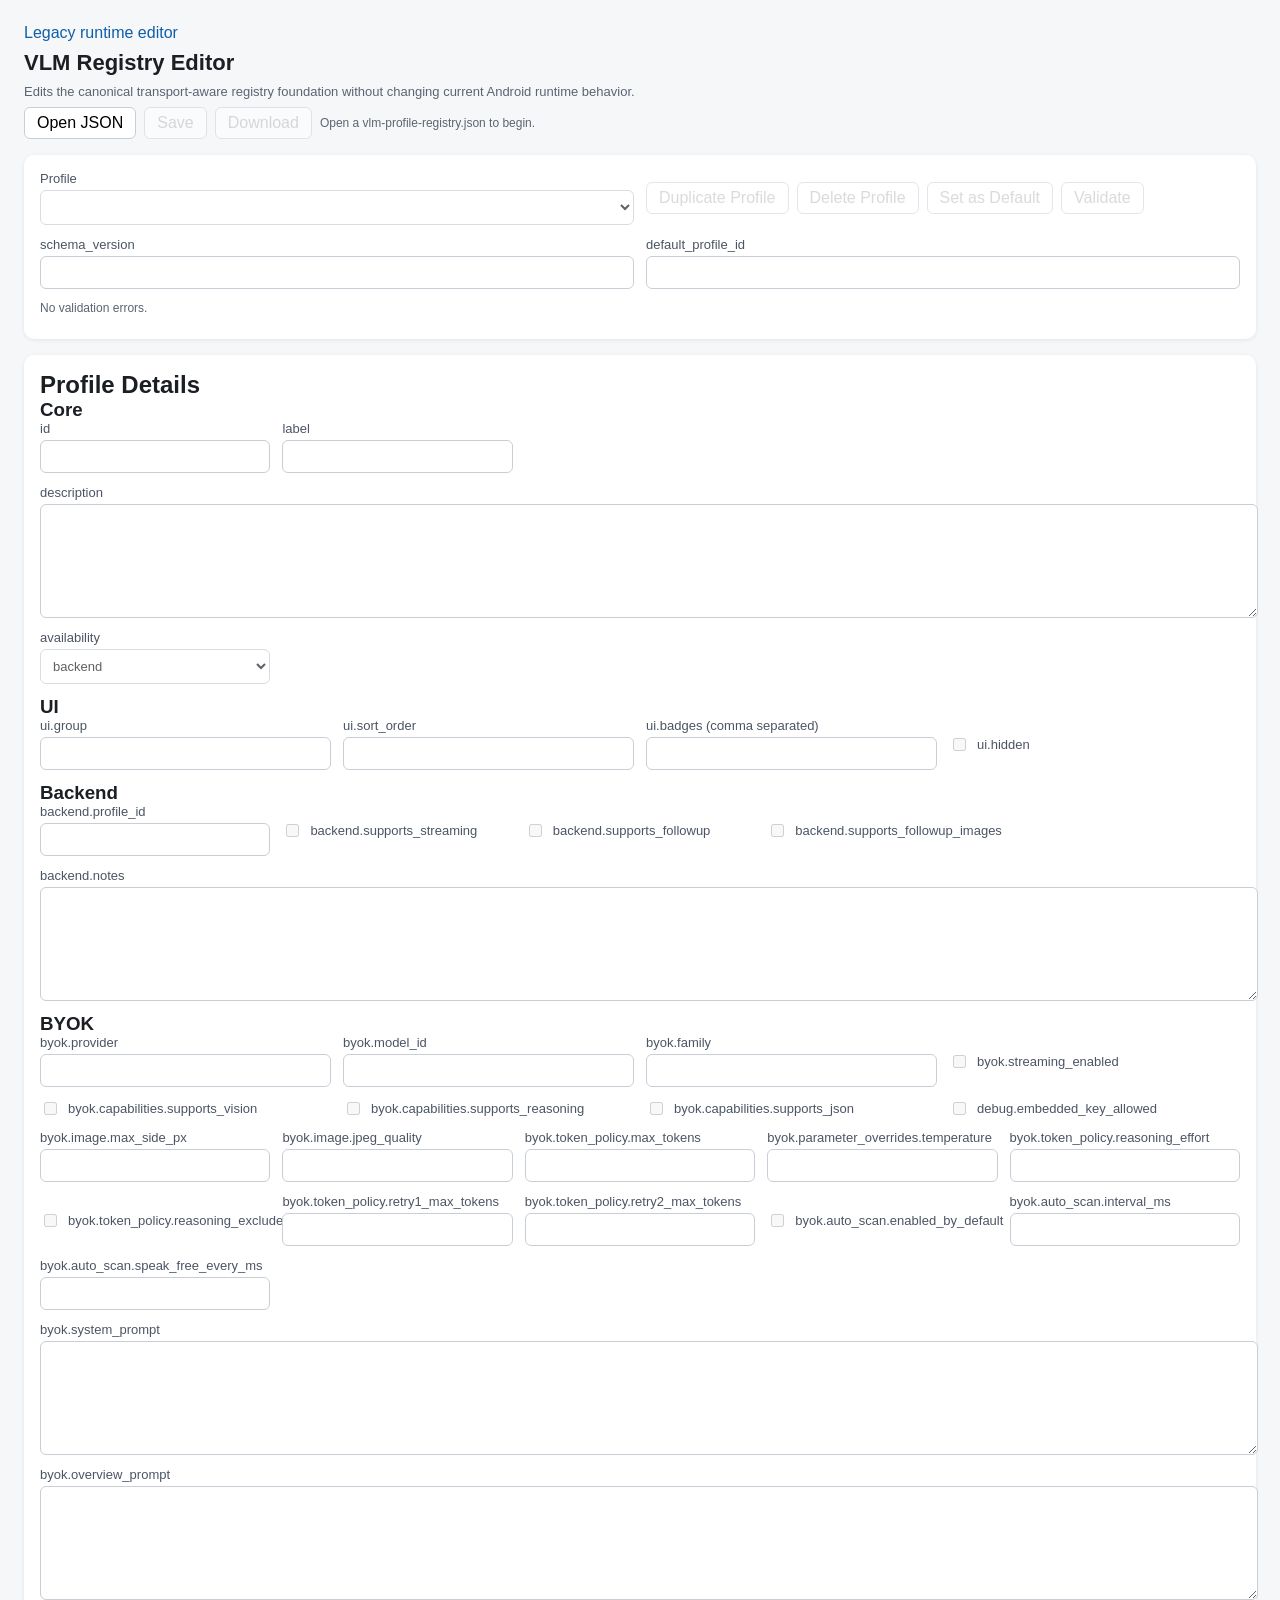
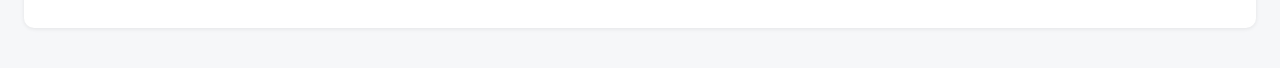
<file: tools/vlm-profile-editor/registry.html>
<!doctype html>
<html lang="en">
  <head>
    <meta charset="utf-8">
    <meta name="viewport" content="width=device-width, initial-scale=1">
    <title>VLM Registry Editor</title>
    <style>
      :root { color-scheme: light; }
      body { margin: 0; padding: 24px; font-family: "Segoe UI", Tahoma, sans-serif; background: #f6f7f9; color: #1b1f24; }
      header, .toolbar, .actions, .nav { display: flex; flex-wrap: wrap; gap: 8px; align-items: center; }
      header { flex-direction: column; align-items: flex-start; margin-bottom: 16px; }
      h1, h2, h3 { margin: 0; }
      h1 { font-size: 22px; }
      .card { background: #fff; border-radius: 10px; padding: 16px; box-shadow: 0 1px 4px rgba(10, 10, 10, 0.08); margin-bottom: 16px; }
      .row { display: grid; grid-template-columns: repeat(auto-fit, minmax(220px, 1fr)); gap: 12px; margin-bottom: 12px; }
      label { display: flex; flex-direction: column; gap: 4px; font-size: 13px; color: #4b5563; }
      label.toggle { flex-direction: row; align-items: center; gap: 8px; }
      label.full { grid-column: 1 / -1; }
      button, select, input, textarea { font: inherit; }
      button { padding: 6px 12px; border-radius: 6px; border: 1px solid #c9ced6; background: #fff; cursor: pointer; }
      button:disabled { opacity: 0.5; cursor: not-allowed; }
      input[type="text"], input[type="number"], textarea, select { padding: 8px; border-radius: 6px; border: 1px solid #c9ced6; background: #fff; color: #1b1f24; }
      textarea { min-height: 96px; resize: vertical; width: 100%; }
      fieldset { border: 0; padding: 0; margin: 0; }
      .status { font-size: 12px; color: #5b6472; }
      .warn { color: #b91c1c; }
      .muted { font-size: 13px; color: #5b6472; }
      .error-list { margin: 8px 0 0; padding-left: 18px; color: #b91c1c; font-size: 13px; }
      .nav a { color: #0f5ea8; text-decoration: none; }
    </style>
  </head>
  <body>
    <header>
      <div class="nav"><a href="./index.html">Legacy runtime editor</a></div>
      <h1>VLM Registry Editor</h1>
      <div class="muted">Edits the canonical transport-aware registry foundation without changing current Android runtime behavior.</div>
      <div class="toolbar">
        <button id="openButton" type="button">Open JSON</button>
        <button id="saveButton" type="button" disabled>Save</button>
        <button id="downloadButton" type="button" disabled>Download</button>
        <span class="status" id="fileStatus">No file loaded</span>
      </div>
    </header>

    <section class="card">
      <div class="row">
        <label>
          Profile
          <select id="profileSelect" disabled></select>
        </label>
        <div class="actions">
          <button id="duplicateButton" type="button" disabled>Duplicate Profile</button>
          <button id="deleteButton" type="button" disabled>Delete Profile</button>
          <button id="setDefaultButton" type="button" disabled>Set as Default</button>
          <button id="validateButton" type="button" disabled>Validate</button>
        </div>
      </div>
      <div class="row">
        <label>
          schema_version
          <input id="schemaVersion" type="text">
        </label>
        <label>
          default_profile_id
          <input id="defaultProfileId" type="text">
        </label>
      </div>
      <div class="status" id="validationSummary"></div>
      <ul class="error-list" id="validationErrors"></ul>
    </section>

    <section class="card">
      <h2>Profile Details</h2>
      <fieldset id="profileFields" disabled>
        <h3>Core</h3>
        <div class="row">
          <label><span>id</span><input id="fieldId" type="text"></label>
          <label><span>label</span><input id="fieldLabel" type="text"></label>
          <label class="full"><span>description</span><textarea id="fieldDescription"></textarea></label>
          <label>
            availability
            <select id="fieldAvailability">
              <option value="backend">backend</option>
              <option value="byok">byok</option>
              <option value="both">both</option>
            </select>
          </label>
        </div>

        <h3>UI</h3>
        <div class="row">
          <label><span>ui.group</span><input id="fieldUiGroup" type="text"></label>
          <label><span>ui.sort_order</span><input id="fieldUiSortOrder" type="number"></label>
          <label><span>ui.badges (comma separated)</span><input id="fieldUiBadges" type="text"></label>
          <label class="toggle"><input id="fieldUiHidden" type="checkbox"> ui.hidden</label>
        </div>

        <h3>Backend</h3>
        <div class="row">
          <label><span>backend.profile_id</span><input id="fieldBackendProfileId" type="text"></label>
          <label class="toggle"><input id="fieldBackendStreaming" type="checkbox"> backend.supports_streaming</label>
          <label class="toggle"><input id="fieldBackendFollowup" type="checkbox"> backend.supports_followup</label>
          <label class="toggle"><input id="fieldBackendFollowupImages" type="checkbox"> backend.supports_followup_images</label>
          <label class="full"><span>backend.notes</span><textarea id="fieldBackendNotes"></textarea></label>
        </div>

        <h3>BYOK</h3>
        <div class="row">
          <label><span>byok.provider</span><input id="fieldByokProvider" type="text"></label>
          <label><span>byok.model_id</span><input id="fieldByokModelId" type="text"></label>
          <label><span>byok.family</span><input id="fieldByokFamily" type="text"></label>
          <label class="toggle"><input id="fieldByokStreaming" type="checkbox"> byok.streaming_enabled</label>
        </div>
        <div class="row">
          <label class="toggle"><input id="fieldByokSupportsVision" type="checkbox"> byok.capabilities.supports_vision</label>
          <label class="toggle"><input id="fieldByokSupportsReasoning" type="checkbox"> byok.capabilities.supports_reasoning</label>
          <label class="toggle"><input id="fieldByokSupportsJson" type="checkbox"> byok.capabilities.supports_json</label>
          <label class="toggle"><input id="fieldDebugEmbeddedAllowed" type="checkbox"> debug.embedded_key_allowed</label>
        </div>
        <div class="row">
          <label><span>byok.image.max_side_px</span><input id="fieldByokImageMaxSide" type="number"></label>
          <label><span>byok.image.jpeg_quality</span><input id="fieldByokImageJpegQuality" type="number"></label>
          <label><span>byok.token_policy.max_tokens</span><input id="fieldByokMaxTokens" type="number"></label>
          <label><span>byok.parameter_overrides.temperature</span><input id="fieldByokTemperature" type="number" step="0.01"></label>
          <label><span>byok.token_policy.reasoning_effort</span><input id="fieldByokReasoningEffort" type="text"></label>
          <label class="toggle"><input id="fieldByokReasoningExclude" type="checkbox"> byok.token_policy.reasoning_exclude</label>
          <label><span>byok.token_policy.retry1_max_tokens</span><input id="fieldByokRetry1" type="number"></label>
          <label><span>byok.token_policy.retry2_max_tokens</span><input id="fieldByokRetry2" type="number"></label>
          <label class="toggle"><input id="fieldByokAutoScanEnabled" type="checkbox"> byok.auto_scan.enabled_by_default</label>
          <label><span>byok.auto_scan.interval_ms</span><input id="fieldByokAutoScanInterval" type="number"></label>
          <label><span>byok.auto_scan.speak_free_every_ms</span><input id="fieldByokAutoScanSpeakFree" type="number"></label>
        </div>
        <div class="row">
          <label class="full"><span>byok.system_prompt</span><textarea id="fieldByokSystemPrompt"></textarea></label>
          <label class="full"><span>byok.overview_prompt</span><textarea id="fieldByokOverviewPrompt"></textarea></label>
        </div>
      </fieldset>
    </section>

    <input id="fileInput" type="file" accept="application/json,.json" hidden>
    <script src="registry.js"></script>
  </body>
</html>
</file>
<file: tools/QR-Gen/styles.css>
:root {
  color-scheme: light;
  --bg: #f4efe6;
  --bg-accent: #e6dbc6;
  --surface: #fffdf9;
  --text: #1f1a14;
  --muted: #65584b;
  --border: #d3c4b2;
  --strong: #1f5d57;
  --strong-hover: #174844;
  --secondary: #efe7db;
  --danger: #8e3d2f;
  --shadow: 0 18px 50px rgba(49, 35, 12, 0.12);
}

* {
  box-sizing: border-box;
}

body {
  margin: 0;
  min-height: 100vh;
  font-family: "Segoe UI", Tahoma, Geneva, Verdana, sans-serif;
  color: var(--text);
  background:
    radial-gradient(circle at top left, rgba(255, 255, 255, 0.8), transparent 30%),
    linear-gradient(160deg, var(--bg) 0%, var(--bg-accent) 100%);
}

button,
input {
  font: inherit;
}

.page {
  width: min(100%, 980px);
  margin: 0 auto;
  padding: 24px 16px 40px;
}

.card {
  background: var(--surface);
  border: 1px solid rgba(211, 196, 178, 0.7);
  border-radius: 24px;
  box-shadow: var(--shadow);
  padding: 24px;
}

.eyebrow {
  margin: 0 0 8px;
  color: var(--strong);
  font-size: 0.82rem;
  font-weight: 700;
  letter-spacing: 0.08em;
  text-transform: uppercase;
}

h1,
h2 {
  margin: 0;
}

h1 {
  font-size: clamp(2rem, 4vw, 3rem);
  line-height: 1.05;
}

.lead {
  margin: 12px 0 0;
  max-width: 58ch;
  color: var(--muted);
  line-height: 1.6;
}

.notice {
  margin-top: 18px;
  padding: 14px 16px;
  border-radius: 16px;
  background: #f0f8f7;
  border: 1px solid #c6ddda;
  color: #234b47;
  line-height: 1.5;
}

.meta {
  margin-top: 14px;
  color: var(--muted);
}

.meta p {
  margin: 0 0 8px;
  line-height: 1.5;
}

.meta p:last-child {
  margin-bottom: 0;
}

code {
  font-family: Consolas, "Courier New", monospace;
  background: #f6f1ea;
  padding: 0.1rem 0.35rem;
  border-radius: 6px;
  word-break: break-all;
}

.form,
.result {
  margin-top: 24px;
  display: grid;
  gap: 16px;
}

.field {
  display: grid;
  gap: 8px;
}

.mode-group {
  margin: 0;
  padding: 14px 16px;
  border: 1px solid var(--border);
  border-radius: 16px;
  display: grid;
  gap: 10px;
}

.mode-group legend {
  padding: 0 6px;
  font-weight: 700;
}

.choice {
  display: flex;
  align-items: center;
  gap: 10px;
}

.field span {
  font-weight: 600;
}

.field input {
  width: 100%;
  min-height: 52px;
  padding: 14px 16px;
  border-radius: 14px;
  border: 1px solid var(--border);
  background: #fff;
  color: var(--text);
}

.field input:focus {
  outline: 2px solid rgba(31, 93, 87, 0.2);
  border-color: var(--strong);
}

.helper {
  margin: 0;
  color: var(--muted);
  line-height: 1.5;
}

.inline-actions {
  display: flex;
  flex-wrap: wrap;
  gap: 12px;
}

.toggle {
  display: inline-flex;
  align-items: center;
  gap: 10px;
  color: var(--muted);
}

.is-hidden {
  display: none;
}

.primary-actions,
.result-header {
  display: flex;
  flex-wrap: wrap;
  gap: 12px;
  justify-content: space-between;
  align-items: center;
}

button {
  min-height: 48px;
  padding: 12px 18px;
  border: 0;
  border-radius: 14px;
  cursor: pointer;
  transition: background-color 120ms ease, transform 120ms ease;
}

button:hover {
  transform: translateY(-1px);
}

button:disabled {
  opacity: 0.55;
  cursor: not-allowed;
  transform: none;
}

#generate-button {
  background: var(--strong);
  color: #fff;
}

#generate-button:hover {
  background: var(--strong-hover);
}

.secondary {
  background: var(--secondary);
  color: var(--text);
  border: 1px solid var(--border);
}

.message {
  color: var(--muted);
  min-height: 1.5rem;
}

.message.error {
  color: var(--danger);
}

.message.success {
  color: var(--strong);
}

.qr-output {
  min-height: 320px;
  display: grid;
  place-items: center;
  padding: 20px;
  border-radius: 18px;
  border: 1px dashed var(--border);
  background:
    linear-gradient(180deg, rgba(250, 247, 241, 0.95), rgba(247, 241, 232, 0.95));
}

.qr-output img,
.qr-output canvas {
  display: block;
  max-width: min(100%, 320px);
  height: auto;
  background: #fff;
  padding: 12px;
  border-radius: 18px;
  box-shadow: 0 12px 30px rgba(40, 30, 12, 0.12);
}

.payload-details {
  color: var(--muted);
}

.payload-details summary {
  cursor: pointer;
}

@media (max-width: 640px) {
  .page {
    padding: 12px 12px 24px;
  }

  .card {
    padding: 18px;
    border-radius: 18px;
  }

  .primary-actions,
  .result-header {
    flex-direction: column;
    align-items: stretch;
  }

  .primary-actions button,
  .result-header button {
    width: 100%;
  }

  .qr-output {
    min-height: 260px;
  }
}
</file>
<file: app/src/main/assets/help/help.css>
:root { color-scheme: light dark; }
body { font-family: system-ui, -apple-system, Segoe UI, Roboto, Helvetica, Arial, sans-serif; line-height: 1.5; margin: 0; padding: 0; }
header, main, footer { max-width: 860px; margin: 0 auto; padding: 16px; }
header { border-bottom: 1px solid rgba(127,127,127,.35); }
nav ul { padding-left: 18px; }
a { color: inherit; }
h1, h2, h3 { line-height: 1.2; }
.note { border-left: 4px solid rgba(127,127,127,.6); padding: 8px 12px; margin: 12px 0; background: rgba(127,127,127,.10); border-radius: 8px; }
.kbd { font-family: ui-monospace, SFMono-Regular, Menlo, Monaco, Consolas, monospace; padding: 0 6px; border: 1px solid rgba(127,127,127,.35); border-radius: 6px; }
hr { border: none; border-top: 1px solid rgba(127,127,127,.35); margin: 20px 0; }
.small { opacity: .8; font-size: .95em; }
</file>
<file: app/src/main/assets/privacy-policy/help.css>
:root { color-scheme: light dark; }
body { font-family: system-ui, -apple-system, Segoe UI, Roboto, Helvetica, Arial, sans-serif; line-height: 1.5; margin: 0; padding: 0; }
header, main, footer { max-width: 860px; margin: 0 auto; padding: 16px; }
header { border-bottom: 1px solid rgba(127,127,127,.35); }
nav ul { padding-left: 18px; }
a { color: inherit; }
h1, h2, h3 { line-height: 1.2; }
.note { border-left: 4px solid rgba(127,127,127,.6); padding: 8px 12px; margin: 12px 0; background: rgba(127,127,127,.10); border-radius: 8px; }
.kbd { font-family: ui-monospace, SFMono-Regular, Menlo, Monaco, Consolas, monospace; padding: 0 6px; border: 1px solid rgba(127,127,127,.35); border-radius: 6px; }
hr { border: none; border-top: 1px solid rgba(127,127,127,.35); margin: 20px 0; }
.small { opacity: .8; font-size: .95em; }
</file>
